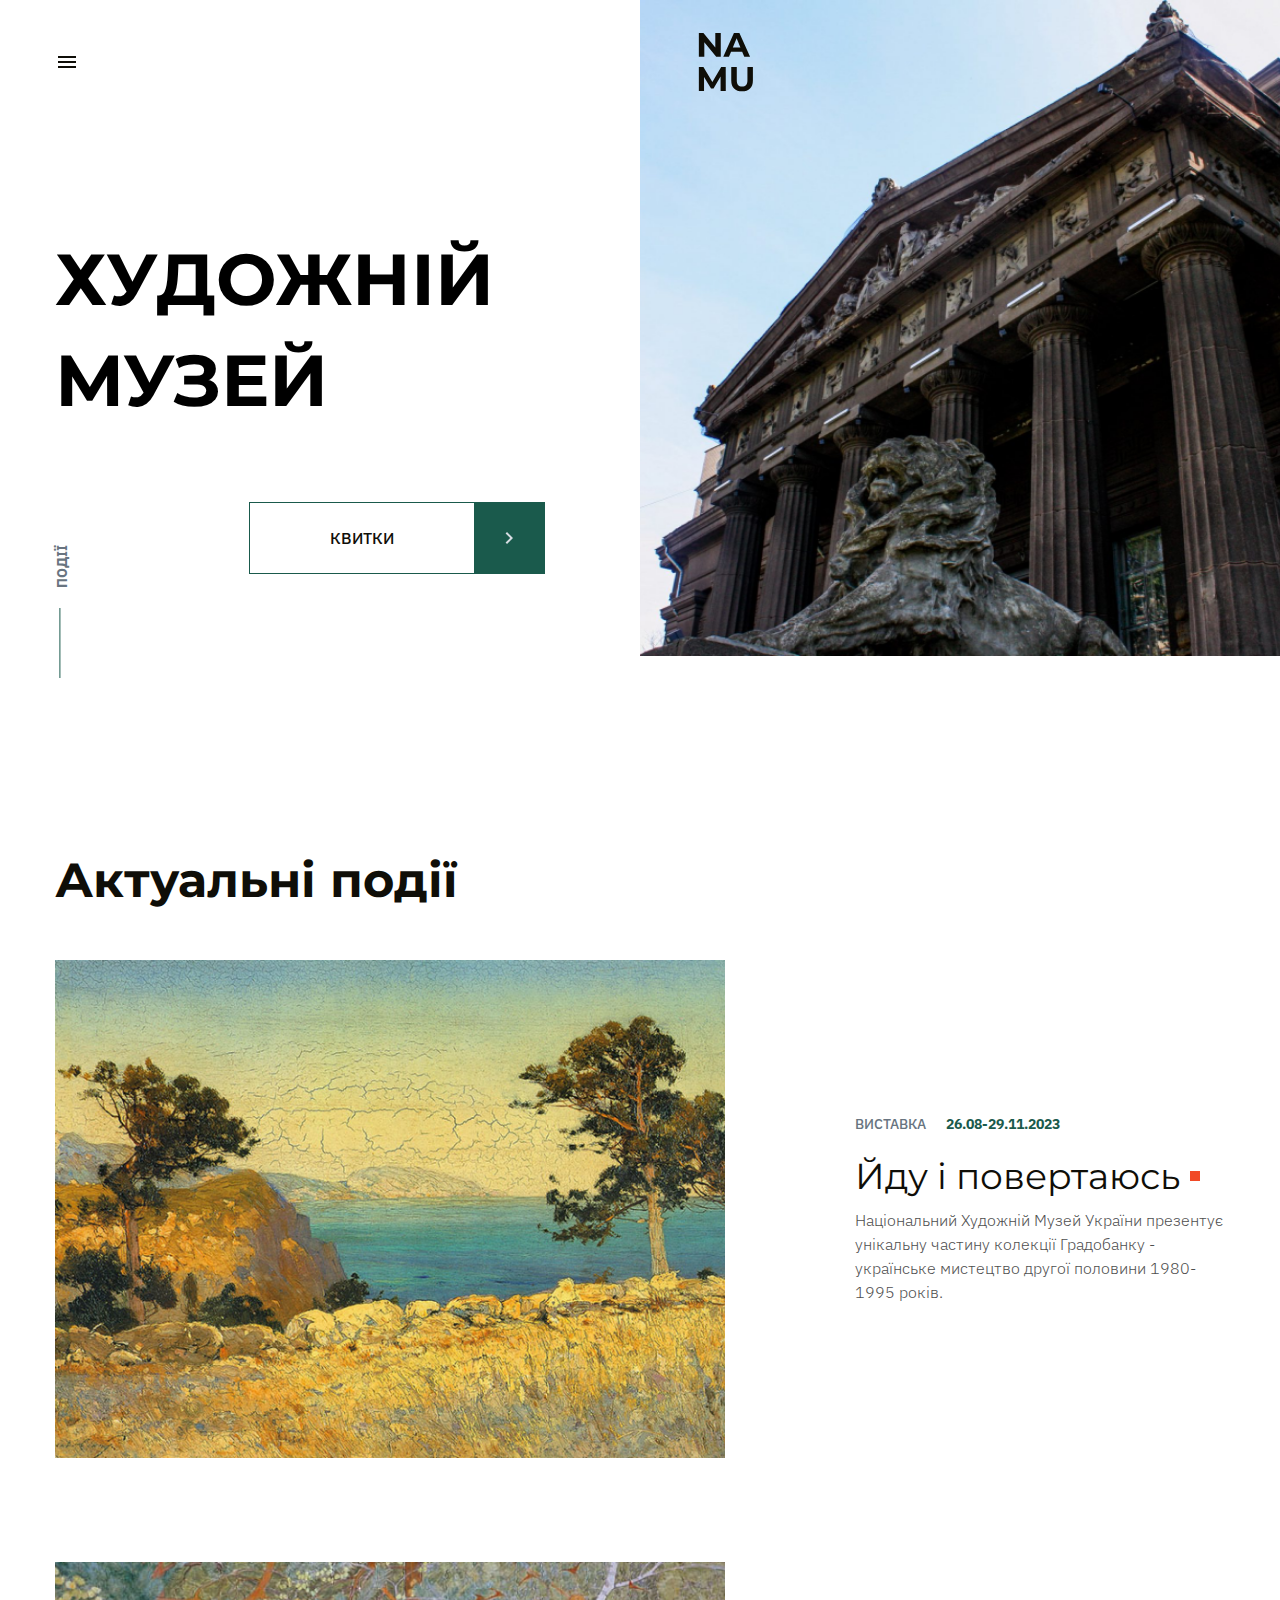
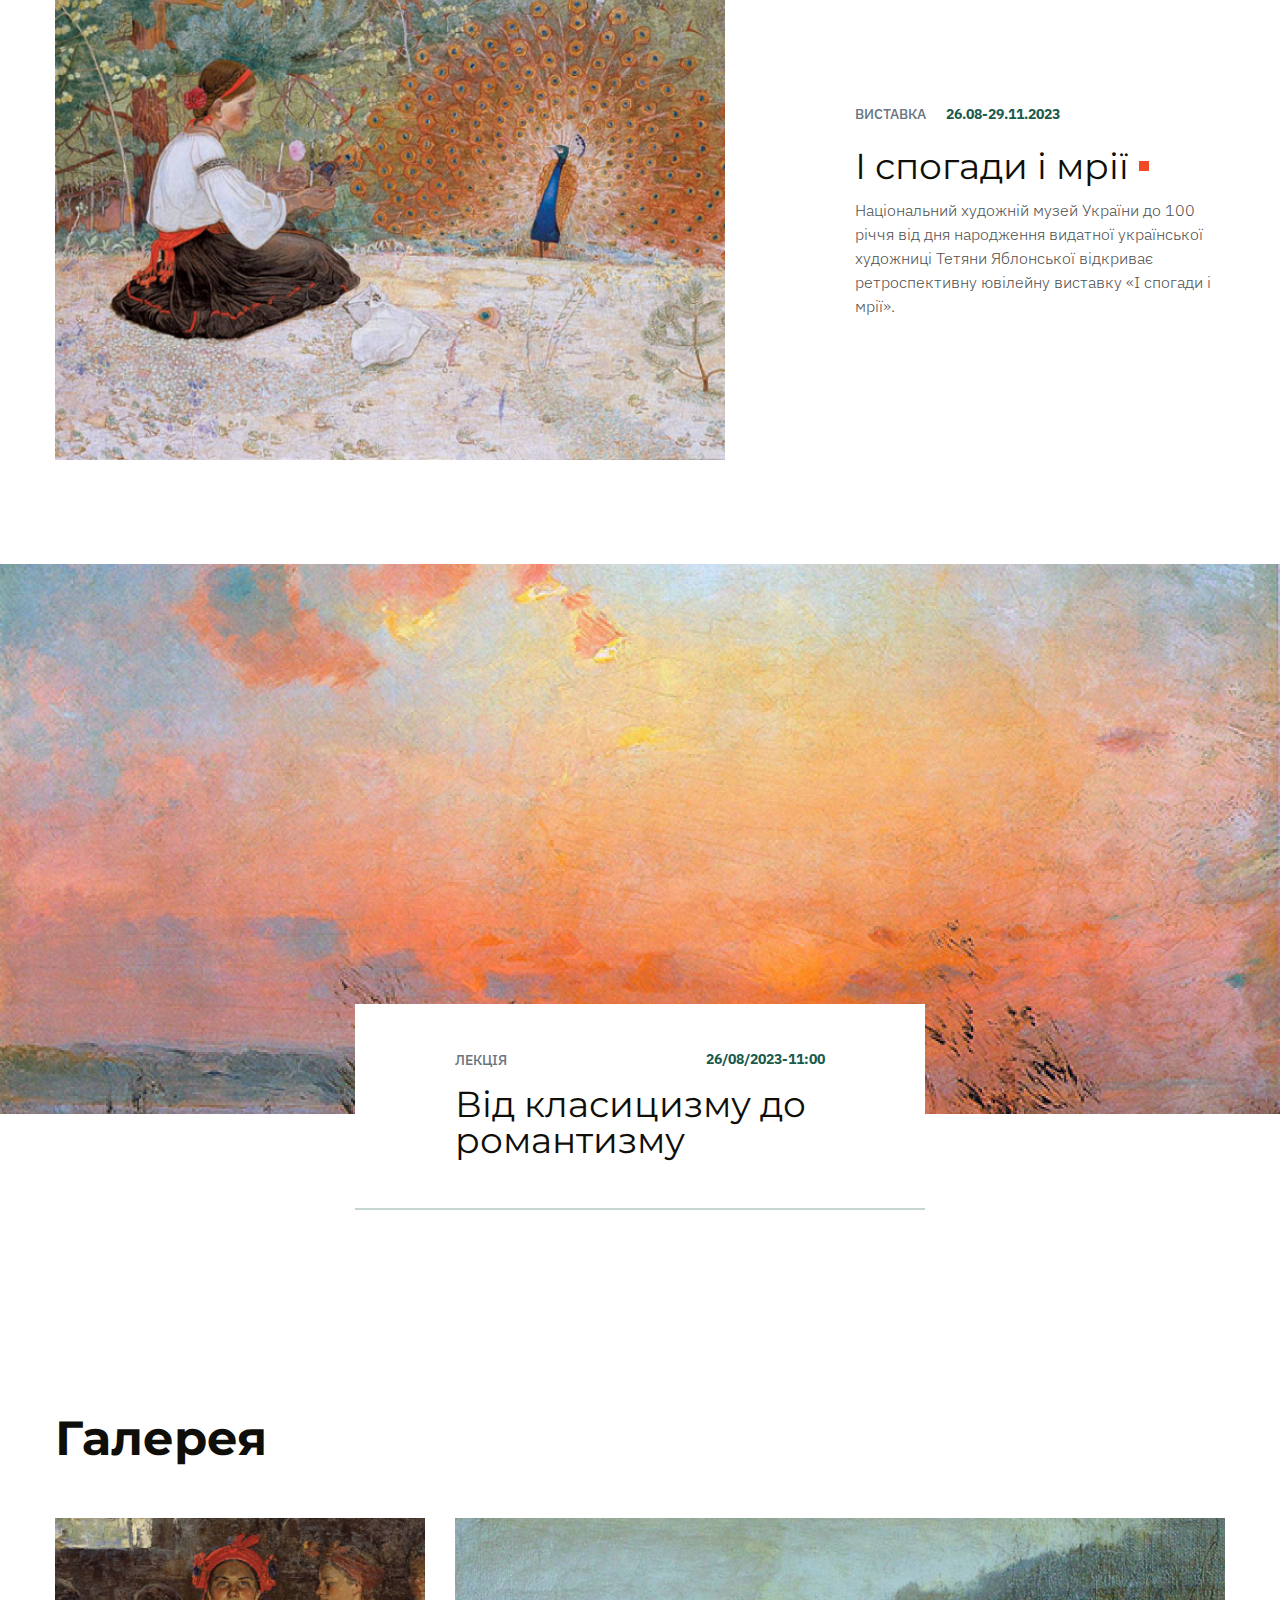
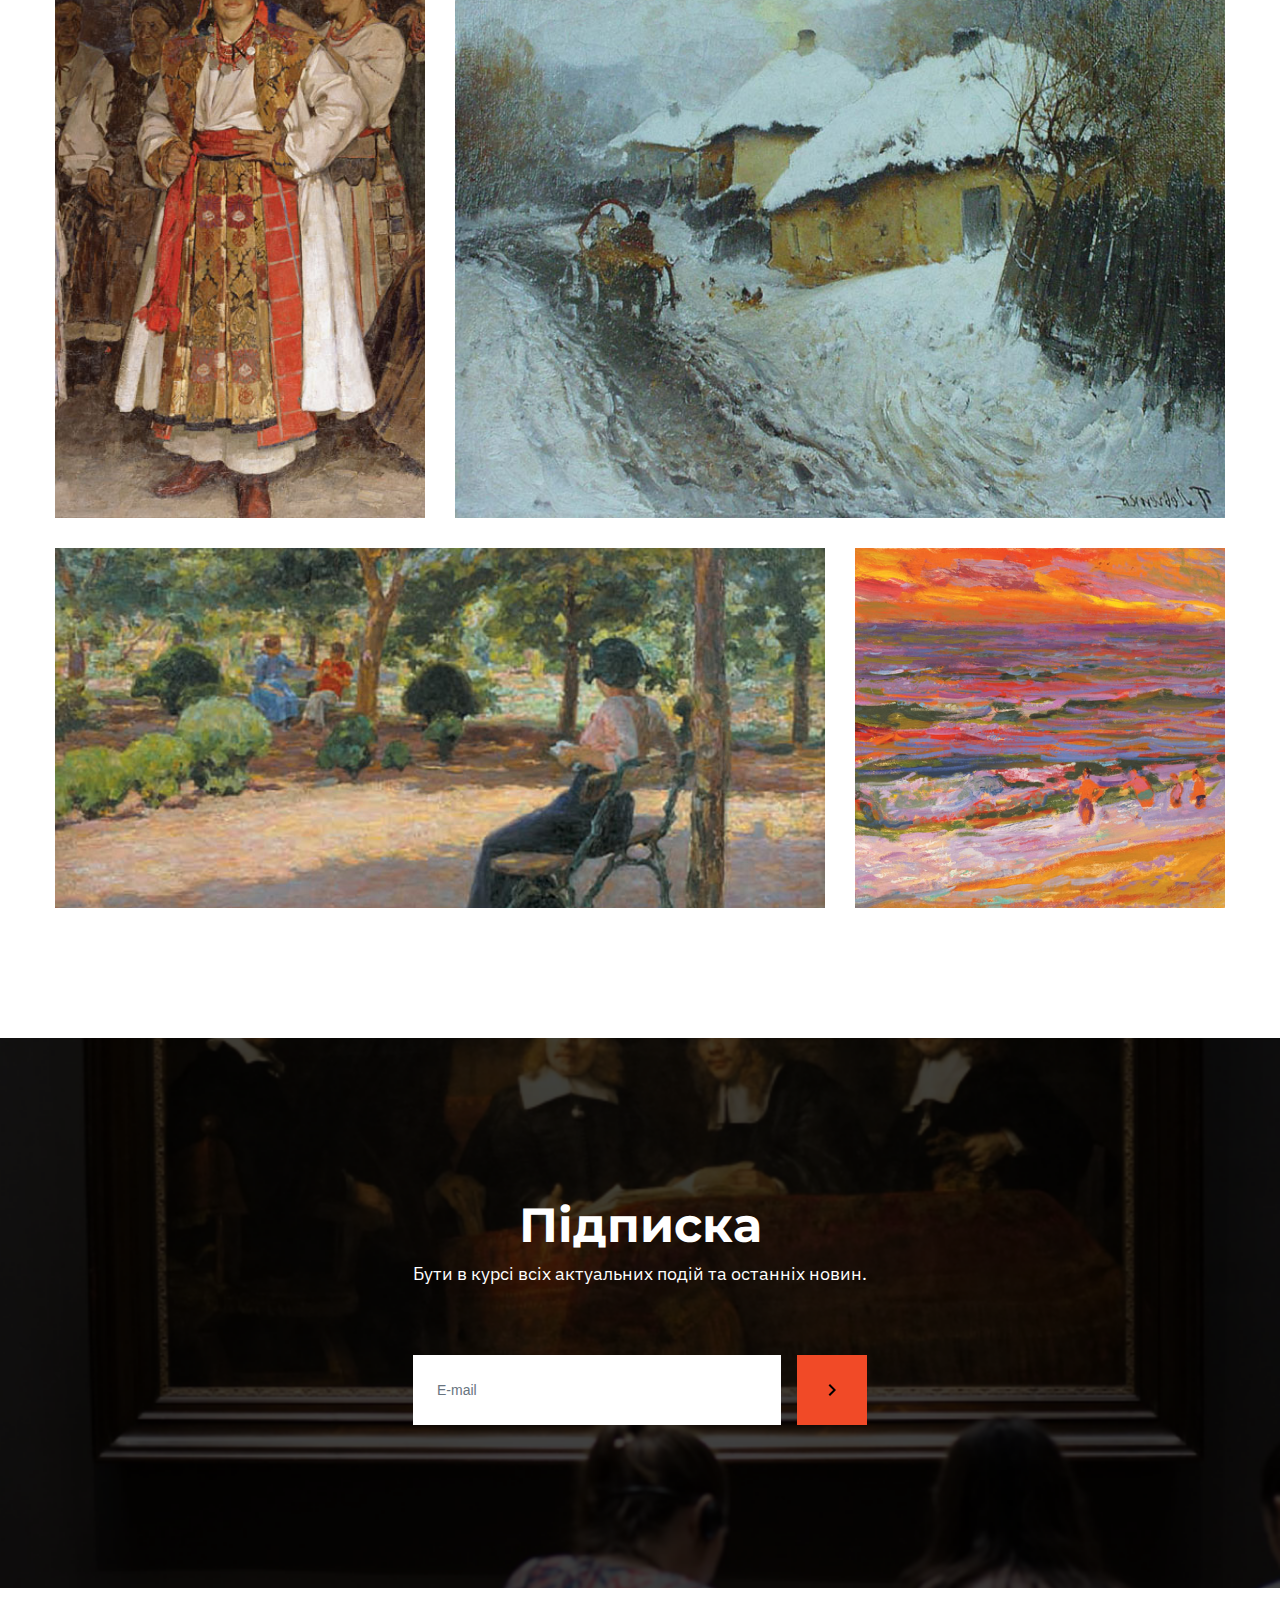
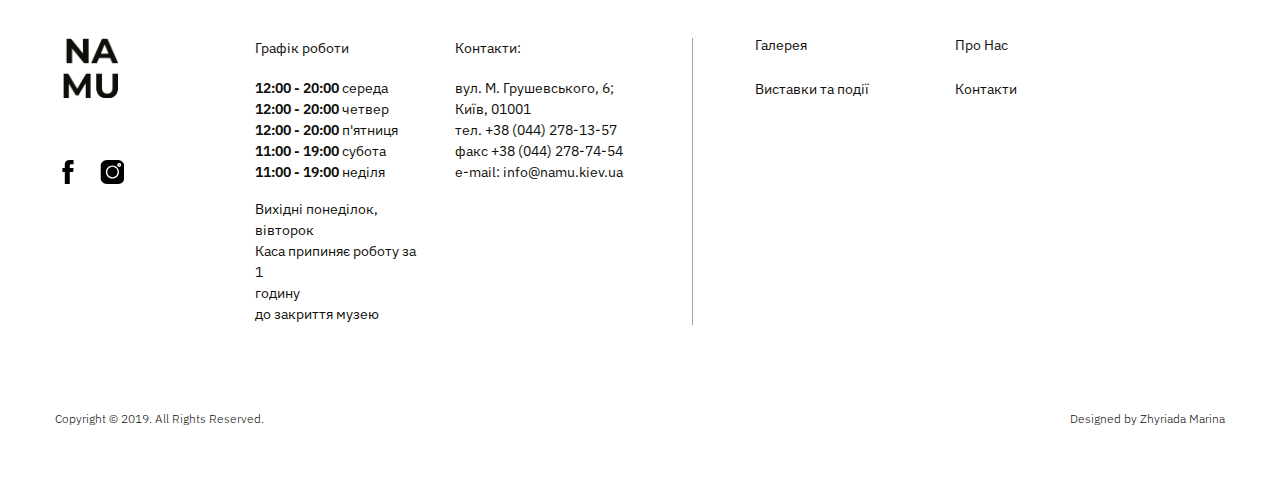
<file: index.html>
<!DOCTYPE html><html class="page" lang="en"><head><meta charset="UTF-8"><meta name="viewport" content="width=device-width, initial-scale=1.0"><link rel="preconnect" href="https://fonts.googleapis.com"><link rel="preconnect" href="https://fonts.gstatic.com" crossorigin="anonymous"><link href="https://fonts.googleapis.com/css2?family=IBM+Plex+Sans:wght@300;400;500;600;700&family=Montserrat:wght@400;700&display=swap" rel="stylesheet"><link rel="shortcut icon" href="NAMU-logo.dfdc687d.svg" type="image/x-icon"><title>NAMU Museum</title><link rel="stylesheet" href="main.1dd17f3a.css"></head><body class="page__body" id="home"> <header class="page__header header" id="header"> <div class="container"> <div class="header__content"> <div class="header__background"></div> <div class="header__top"> <a href="#menu" class="icon icon--menu"></a> <a href="#home" class="logo logo--header"> <img src="NAMU-logo.dfdc687d.svg" alt="NAMU-logo" class="logo__img"> </a> </div> <h1 class="header__title title title--header"> Художній <br> Музей </h1> <div class="header__tickets"> <a href="#events" class="header__link"> Квитки <a href="#events" class="button"> </a> </a> </div> <h3 class="header__subtitle">Події</h3> </div> </div> </header> <aside class="page__menu menu" id="menu"> <div class="container"> <div class="menu__content"> <div class="menu__top"> <a href="#home" class="icon icon--close"></a> <nav class="menu__nav nav"> <ul class="nav__list"> <li class="nav__item"><a href="#gallery" class="nav__link">Галерея</a></li> <li class="nav__item"><a href="#about-us" class="nav__link">Про Нас</a></li> <li class="nav__item"><a href="#events" class="nav__link">Виставки та події</a></li> <li class="nav__item"><a href="#contacts" class="nav__link">Контакти</a></li> </ul> </nav> </div> <div class="info info--menu"> <h5 class="info__title">Графік роботи</h5> <ul class="info__list"> <li class="info__day"><strong class="info__time">12:00 - 20:00 </strong>середа</li> <li class="info__day"><strong class="info__time">12:00 - 20:00 </strong>четвер</li> <li class="info__day"><strong class="info__time">12:00 - 20:00 </strong>п'ятниця</li> <li class="info__day"><strong class="info__time">11:00 - 19:00 </strong>субота</li> <li class="info__day"><strong class="info__time">11:00 - 19:00 </strong>неділя</li> </ul> <p class="info__text"> <strong class="info__time">Вихідні:</strong> понеділок, вівторок<br> Каса припиняє роботу за 1 годину до закриття музею </p> </div> </div> </div> </aside> <main> <section class="page__section events" id="events"> <div class="container"> <h2 class="events__title title">Актуальні події</h2> <div class="events__event event"> <img src="event_1.2461760f.png" alt="event_1" class="event__img"> <div class="event__details"> <div class="event__subtitle"> <h4 class="event__type">Виставка</h4> <p class="event__date">26.08-29.11.2023</p> </div> <h3 class="event__name">Йду і повертаюсь</h3> <p class="event__descr">Національний Художній Музей України презентує унікальну частину колекції Градобанку - українське мистецтво другої половини 1980-1995 років.</p> </div> </div> <div class="events__event event"> <img src="event_2.9ee45205.png" alt="event_2" class="event__img"> <div class="event__details"> <div class="event__subtitle"> <h4 class="event__type">Виставка</h4> <p class="event__date">26.08-29.11.2023</p> </div> <h3 class="event__name">І спогади і мрії</h3> <p class="event__descr">Національний художній музей України до 100 річчя від дня народження видатної української художниці Тетяни Яблонської відкриває ретроспективну ювілейну виставку «І спогади і мрії».</p> </div> </div> </div> <div class="event event--lection"> <div class="event__details event__details--lection"> <div class="event__subtitle event__subtitle--lection"> <h4 class="event__type event__type--lection">Лекція</h4> <p class="event__date">26/08/2023-11:00</p> </div> <h3 class="event__name event__name--lection">Від класицизму до романтизму</h3> </div> </div> </section> <section class="gallery container" id="gallery"> <h2 class="gallery__title title"> Галерея </h2> <div class="gallery__content"> <img src="Gallery painting 1.33dfe520.png" alt="Gallery painting 1" class="gallery__image gallery__image--mobile"> <img src="Gallery painting 2.ef6a9601.png" alt="Gallery painting 2" class="gallery__image gallery__image--mobile"> <img src="Gallery painting 3.6f5abcc7.png" alt="Gallery painting 3" class="gallery__image gallery__image--mobile"> <img src="Gallery painting 4.c2836d3e.png" alt="Gallery painting 4" class="gallery__image gallery__image--mobile"> <img src="Gallery painting 1.33dfe520.png" alt="Gallery painting 1" class="gallery__image gallery__image--mobile"> <img src="Gallery painting 1 desktop.dbff83db.png" alt="Gallery painting 1 desktop" class="gallery__image gallery__image--desktop"> <img src="Gallery painting 2 desktop.19cdad79.png" alt="Gallery painting 2 desktop" class="gallery__image gallery__image--desktop gallery__image--desktop--wide"> <img src="Gallery painting 3 desktop.7569e958.png" alt="Gallery painting 3 desktop" class="gallery__image gallery__image--desktop gallery__image--desktop--wide"> <img src="Gallery painting 4 desktop.71007f7b.png" alt="Gallery painting 4 desktop" class="gallery__image gallery__image--desktop"> </div> <div class="gallery__dots"> <div class="gallery__dot"></div> <div class="gallery__dot"></div> <div class="gallery__dot"></div> <div class="gallery__dot"></div> </div> </section> <section class="page__section subscribe" id="subscribe"> <div class="container"> <div class="subscribe__content"> <h2 class="subscribe__title title title--subscribe">Підписка</h2> <p class="subscribe__descr">Бути в курсі всіх актуальних подій та останніх новин.</p> <form action=" " method="get" class="subscribe__form" id="form"> <label class="subscribe__input-label"> <input type="email" name="email" class="subscribe__form-field" placeholder="E-mail" required> </label> <button type="submit" class="subscribe__button button button--subscribe"> </button> </form> </div> </div> </section> </main> <footer class="footer"> <div class="container"> <div class="footer__content"> <div class="footer__top"> <a href="#home" class="logo"> <img src="NAMU-logo-2x.f7622670.png" alt="NAMU logo" class="logo__img"> </a> <div class="footer__social-links"> <a href="https://www.facebook.com/namu.museum/?locale=uk_UA" class="icon icon--facebook" target="_blank"></a> <a href="https://www.instagram.com/namu.museum/" class="icon icon--instagram" target="_blank"></a> </div> </div> <div class="footer__info info info--footer"> <div class="info__schedule"> <h5 class="info__title">Графік роботи</h5> <ul class="info__list"> <li class="info__day"><strong class="info__time">12:00 - 20:00 </strong>середа</li> <li class="info__day"><strong class="info__time">12:00 - 20:00 </strong>четвер</li> <li class="info__day"><strong class="info__time">12:00 - 20:00 </strong>п'ятниця</li> <li class="info__day"><strong class="info__time">11:00 - 19:00 </strong>субота</li> <li class="info__day"><strong class="info__time">11:00 - 19:00 </strong>неділя</li> </ul> <p class="info__text"> Вихідні понеділок, вівторок<br> Каса припиняє роботу за 1 <br> годину <br>до закриття музею </p> </div> <div class="info__contacts" id="contacts"> <h5 class="info__title">Контакти:</h5> <p class="info__text info__text--footer"> <a href="https://goo.gl/maps/Jpf6zRwcQ84KddSN7" class="info__link" target="_blank"> вул. М. Грушевського, 6; Київ, 01001 </a> <br> тел. <a href="tel:380442781357" class="info__link">+38 (044) 278-13-57</a> <br> факс <a href="tel:380442787454" class="info__link">+38 (044) 278-74-54</a> <br> e-mail: <a href="mailto:info@namu.kiev.ua" class="info__link">info@namu.kiev.ua</a> </p> </div> <a href="#home" class="info__button button button--up"></a> </div> <nav class="footer__nav nav nav--footer"> <ul class="nav__list nav__list--footer"> <li class="nav__item"> <a href="#gallery" class="nav__link nav__link--footer">Галерея</a></li> <li class="nav__item"> <a href="#header" class="nav__link nav__link--footer">Про Нас</a></li> <li class="nav__item"> <a href="#events" class="nav__link nav__link--footer">Виставки та події</a></li> <li class="nav__item"> <a href="#contacts" class="nav__link nav__link--footer">Контакти</a></li> </ul> </nav> <div class="footer__copyright"> <p>Designed by Zhyriada Marina</p> <p>Copyright © 2019. All Rights Reserved.</p> </div> </div> </div> </footer> <script type="text/javascript" src="main.c6776932.js"></script> </body></html>
</file>
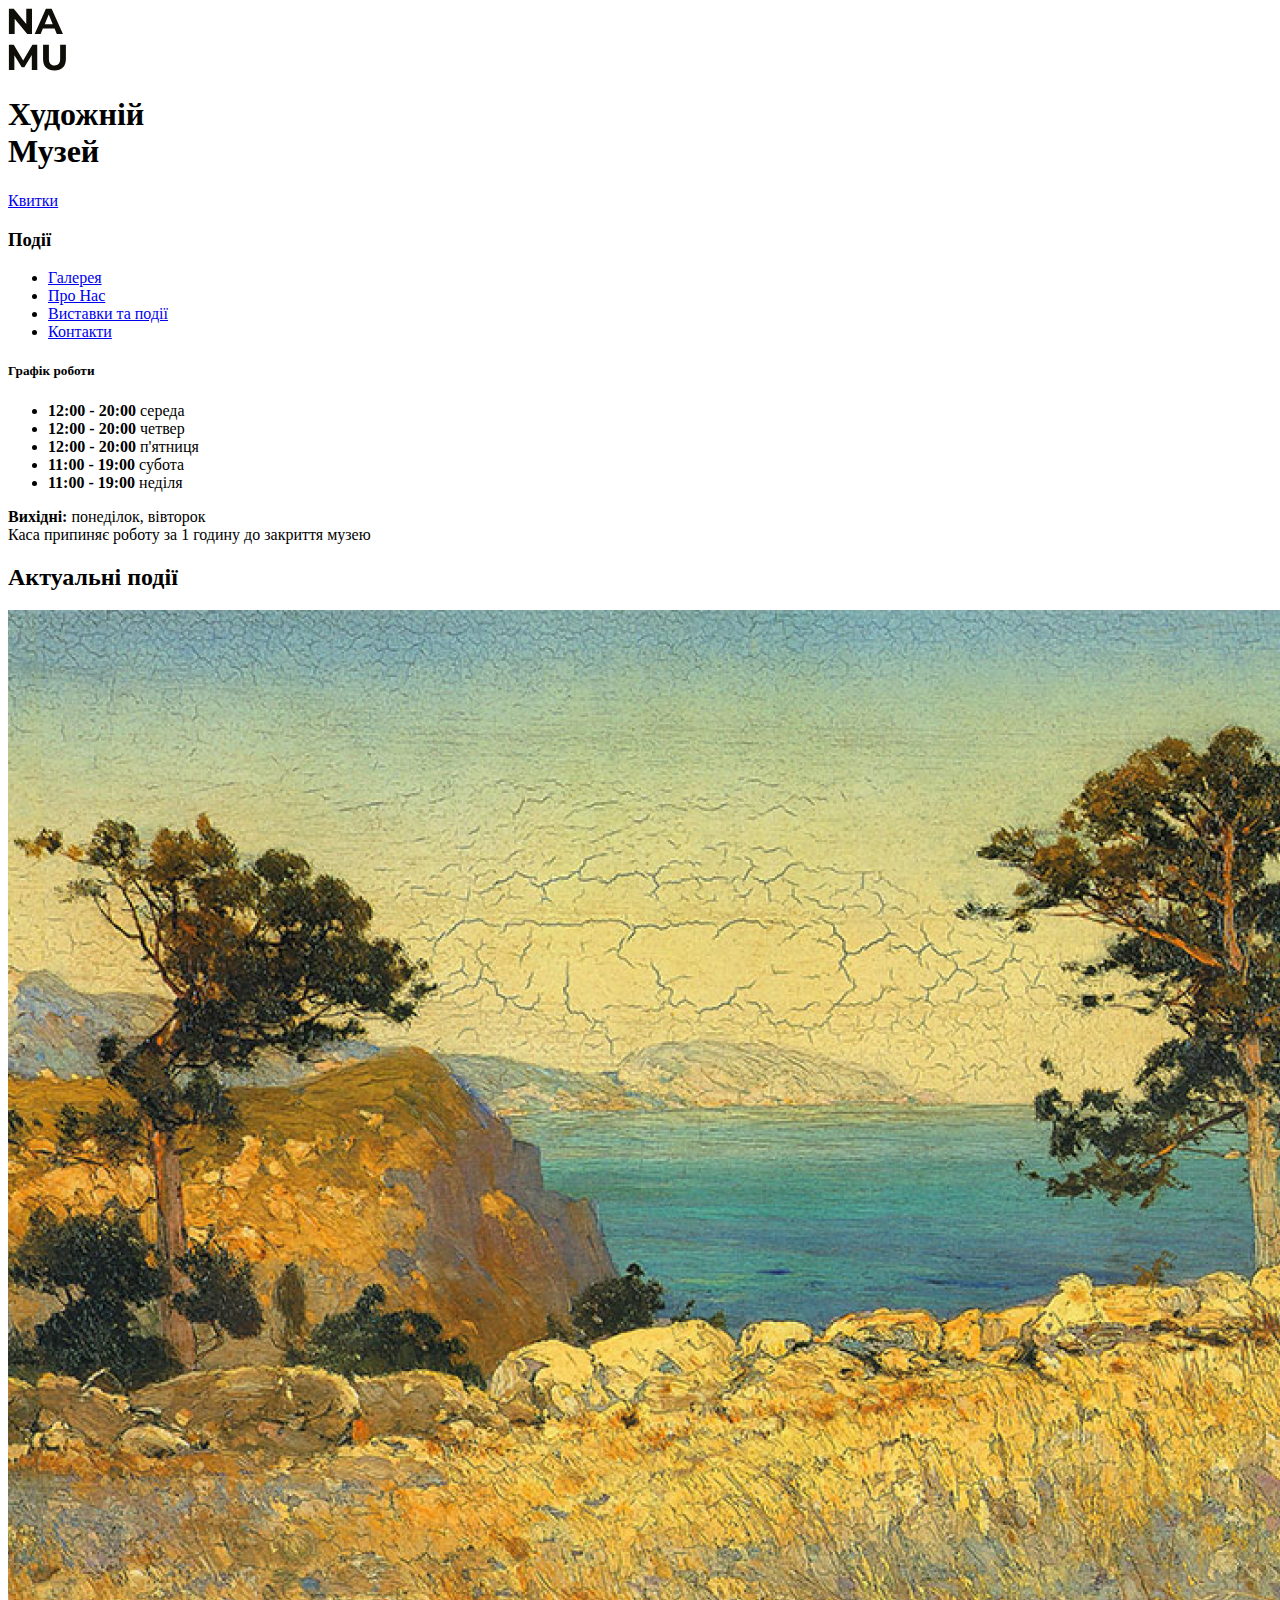
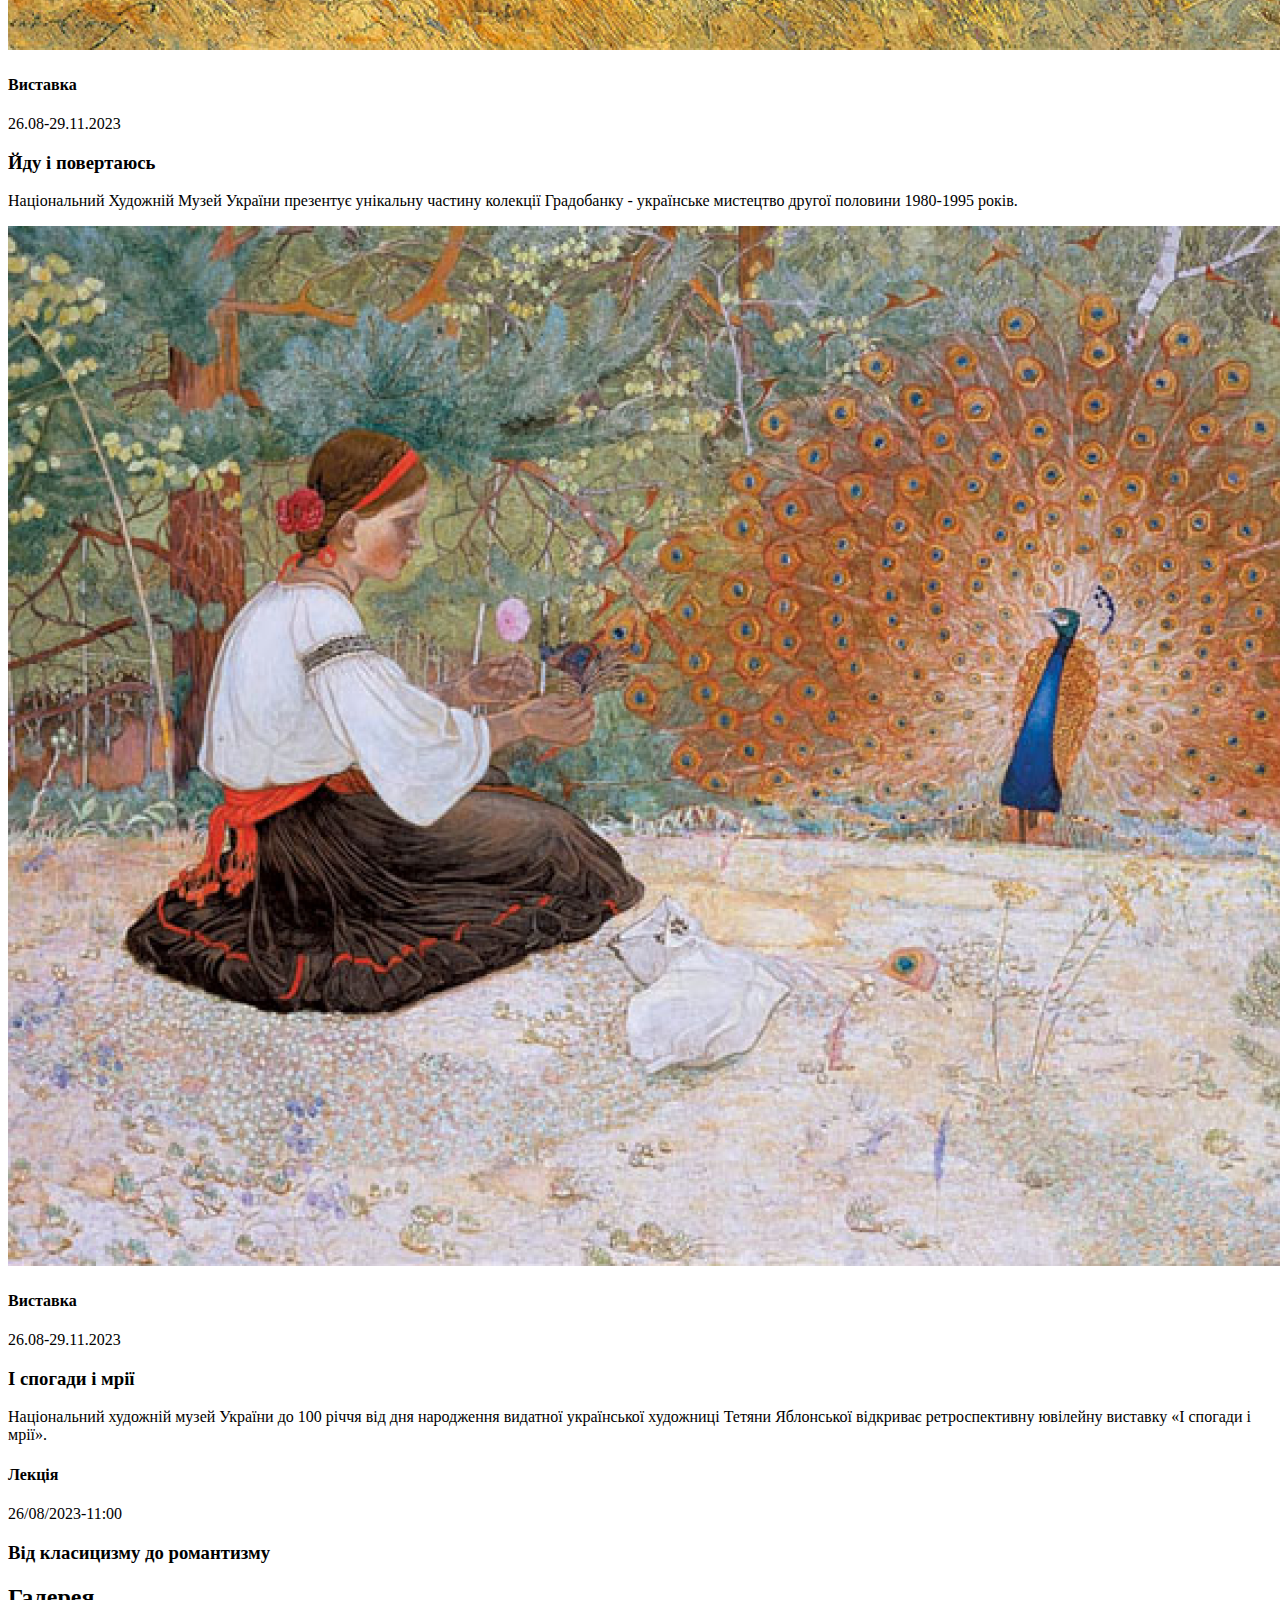
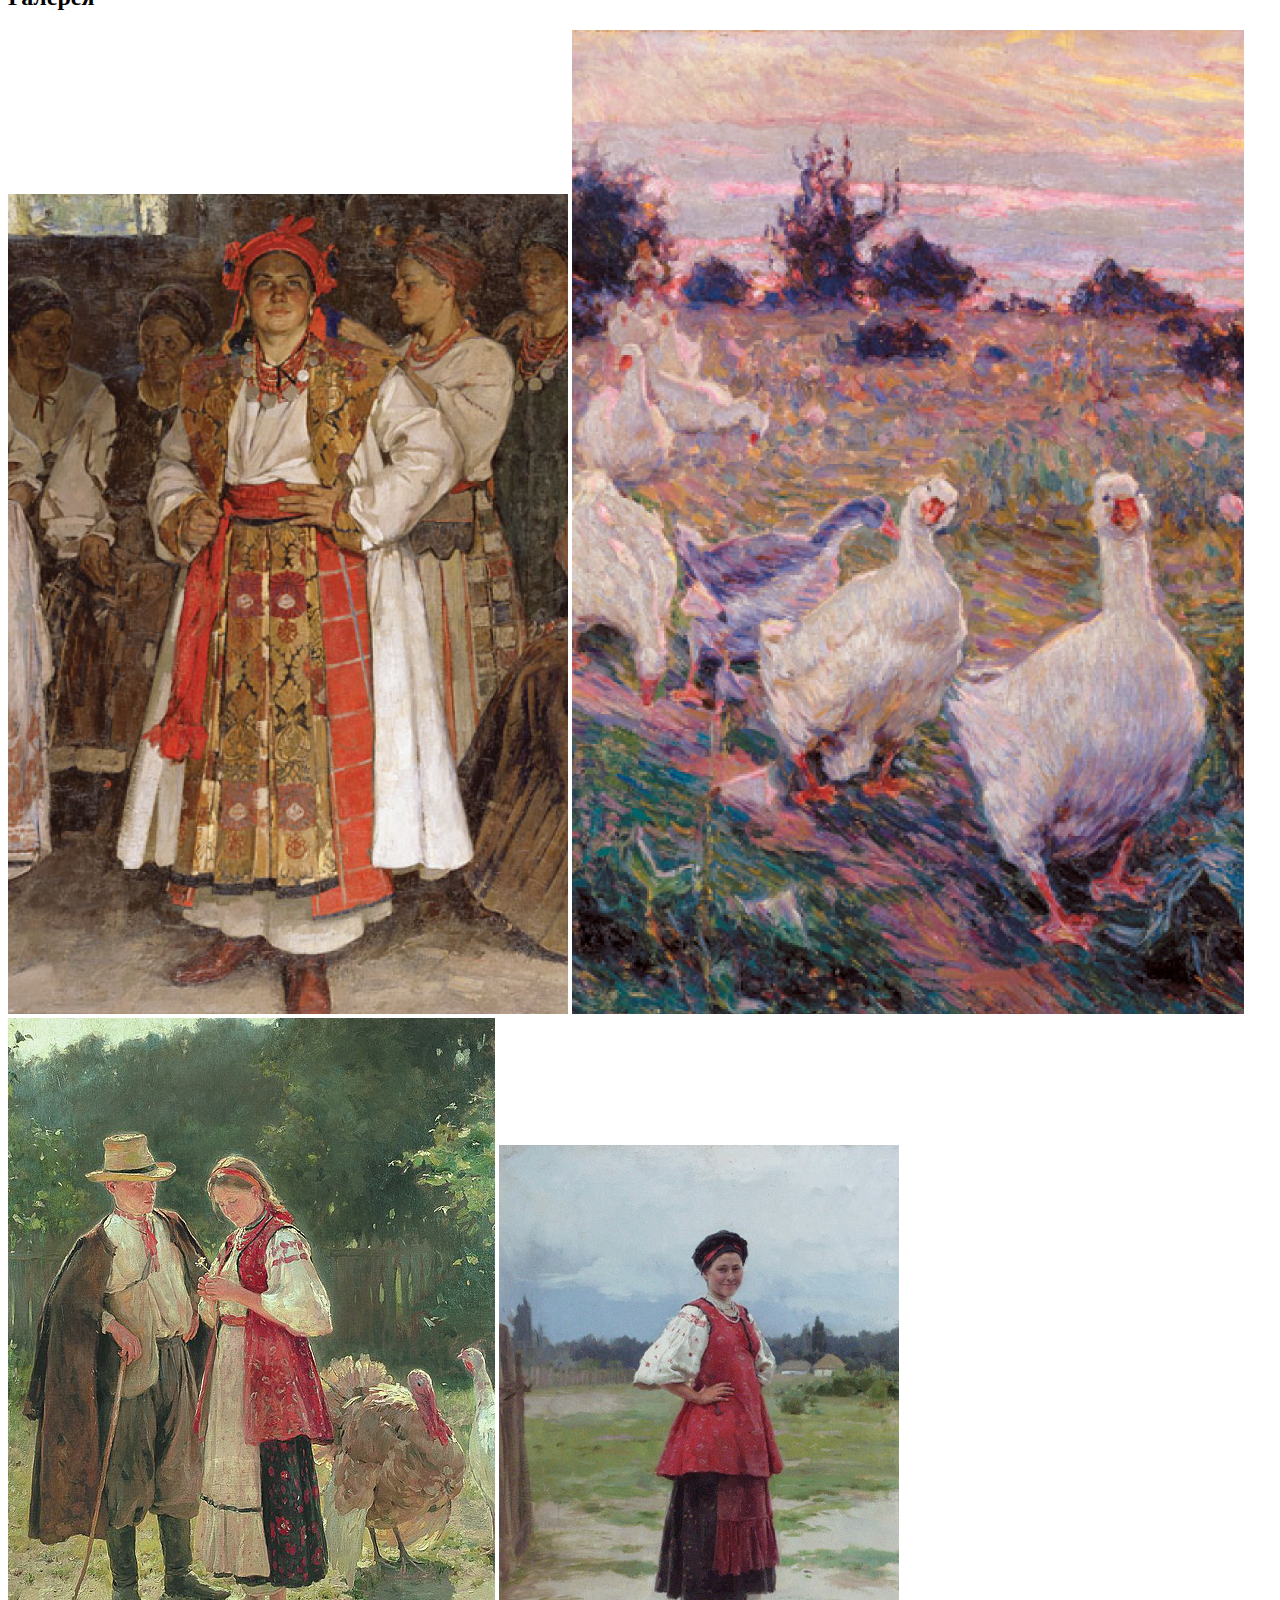
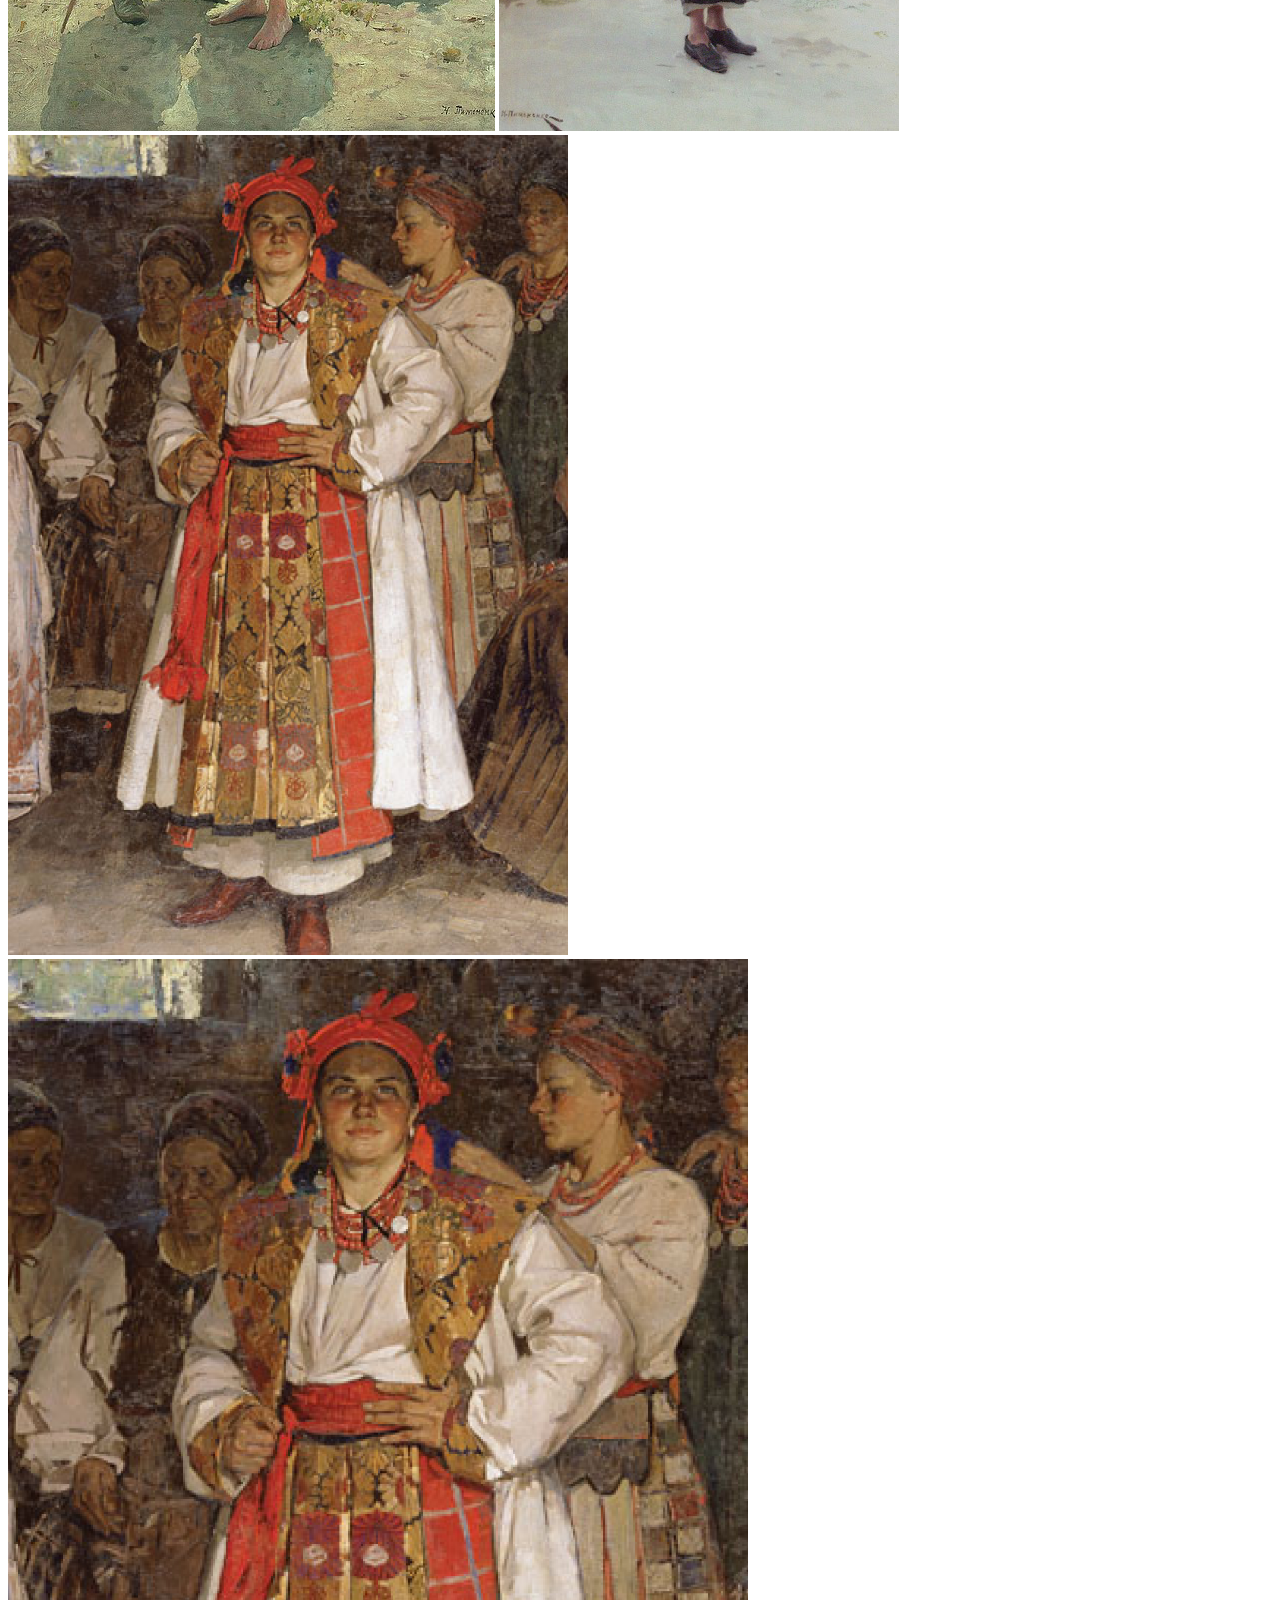
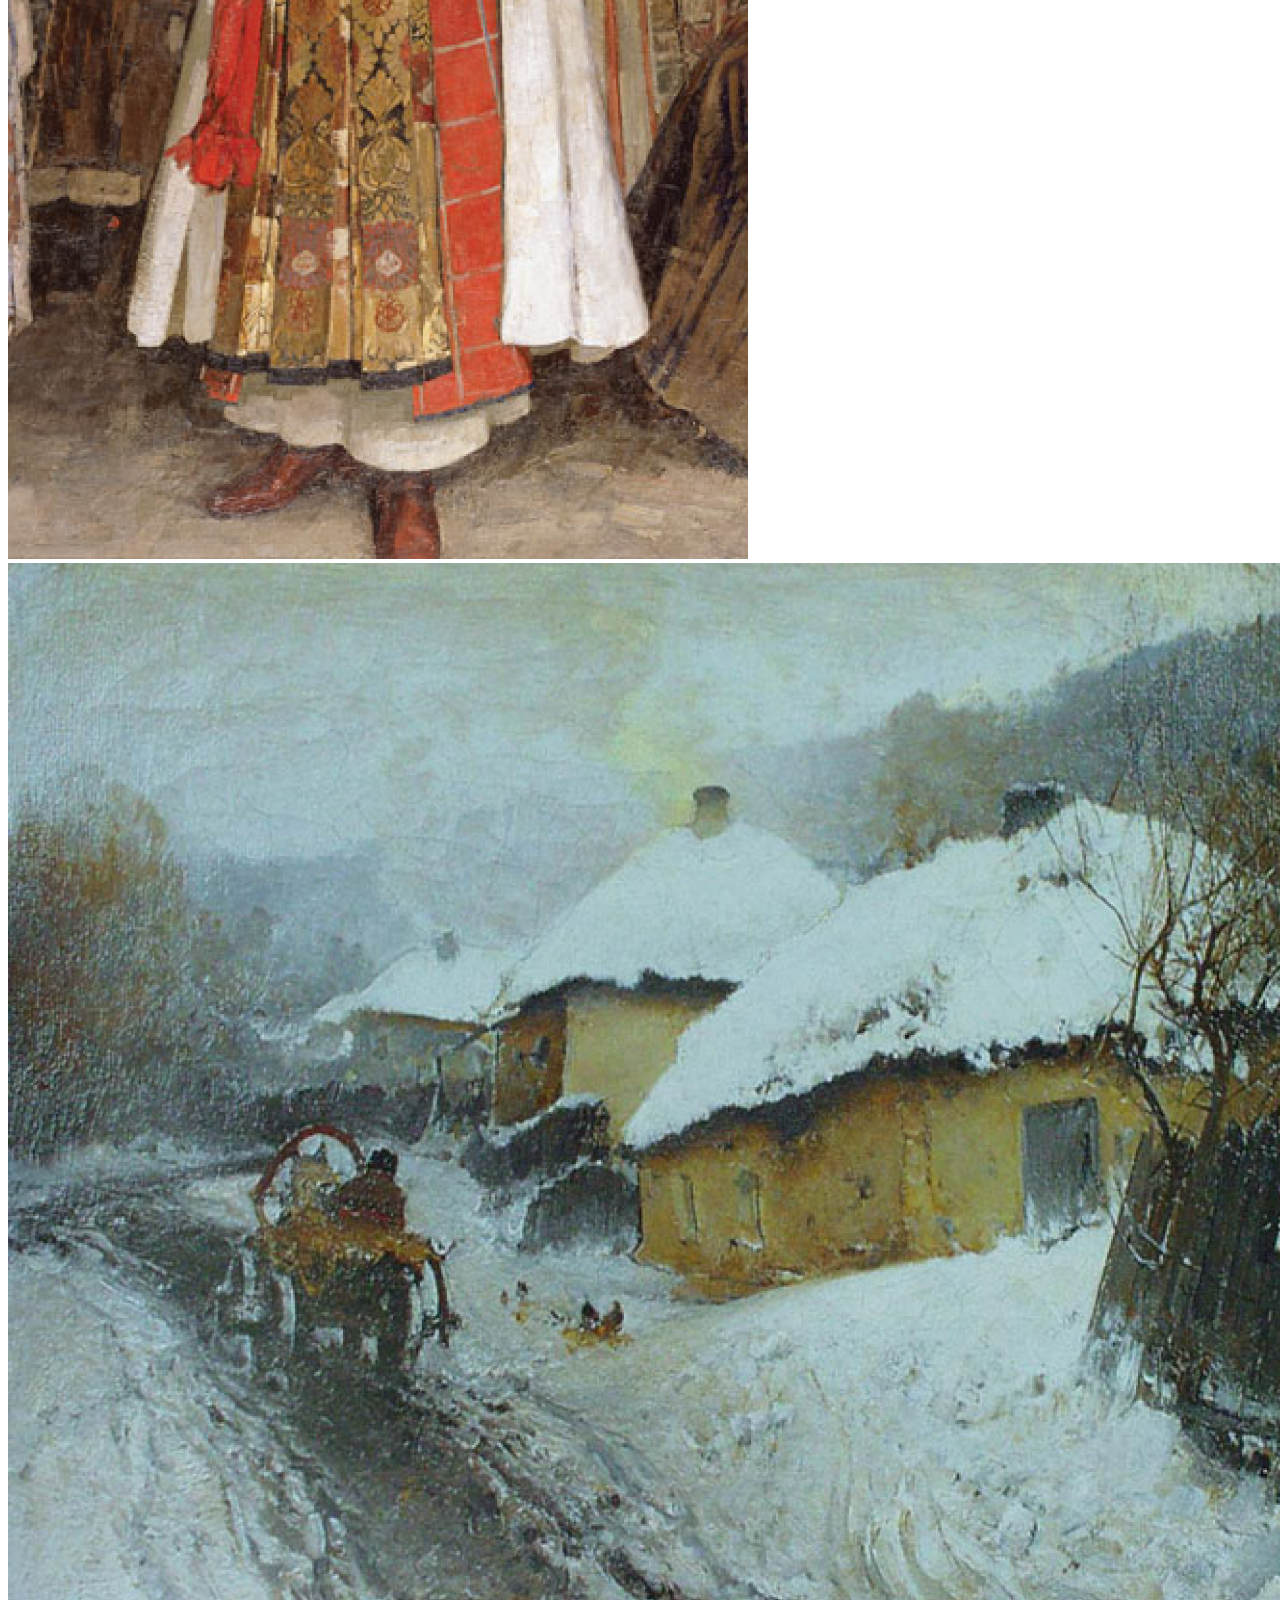
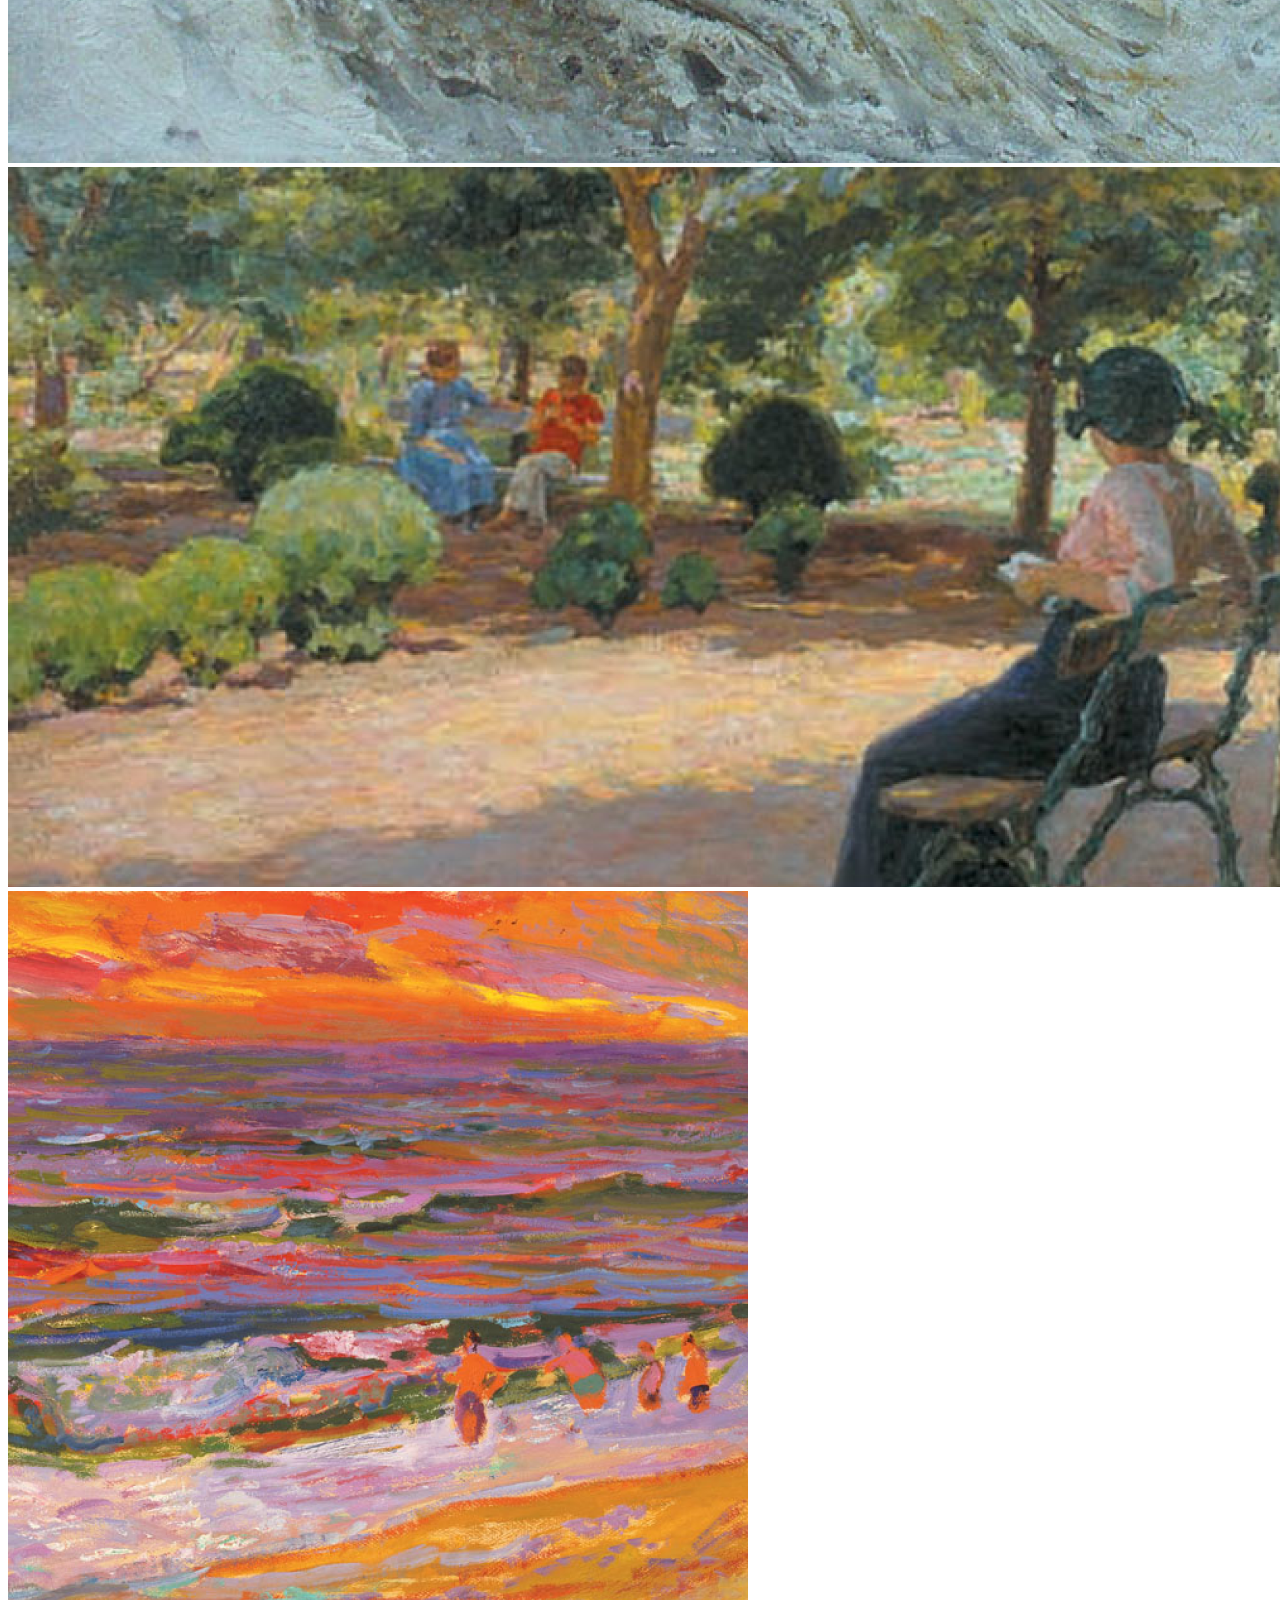
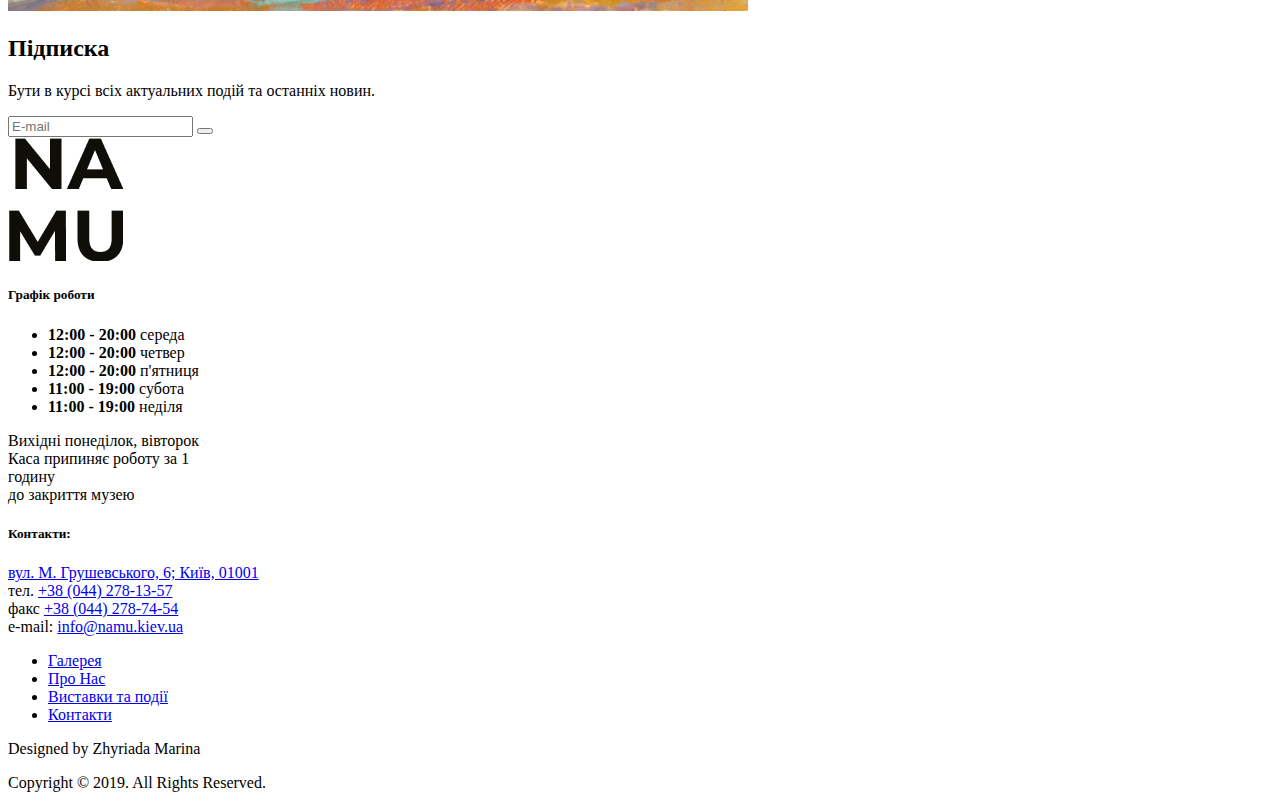
<file: src/index.html>
<!DOCTYPE html>
<html class="page" lang="en">
  <head>
    <meta charset="UTF-8">
    <meta name="viewport" content="width=device-width, initial-scale=1.0">
    <link rel="preconnect" href="https://fonts.googleapis.com">
    <link
      rel="preconnect"
      href="https://fonts.gstatic.com"
      crossorigin="anonymous">
    <link href="https://fonts.googleapis.com/css2?family=IBM+Plex+Sans:wght@300;400;500;600;700&family=Montserrat:wght@400;700&display=swap" rel="stylesheet">
    <link
      rel="shortcut icon"
      href="./images/icons/NAMU-logo.svg"
      type="image/x-icon"
    >
    <title>NAMU Museum</title>
    <link rel="stylesheet" href="./styles/main.scss">
  </head>
  <body class="page__body" id="home">
    <header class="page__header header" id="header">
      <div class="container">
        <div class="header__content">
          <div class="header__background"></div>
          <div class="header__top">
            <a href="#menu" class="icon icon--menu"></a>
            <a href="#home" class="logo logo--header">
              <img
                src="images/icons/NAMU-logo.svg"
                alt="NAMU-logo"
                class="logo__img"
              >
            </a>
          </div>

          <h1 class="header__title title title--header">
            Художній
            <br>
            Музей
          </h1>

          <div class="header__tickets">
            <a href="#events" class="header__link">
              Квитки
              <a href="#events" class="button">
              </a>
            </a>
          </div>
          <h3 class="header__subtitle">Події</h3>
        </div>
      </div>
    </header>

    <aside class="page__menu menu" id="menu">
      <div class="container">
        <div class="menu__content">
          <div class="menu__top">
            <a href="#home" class="icon icon--close"></a>

            <nav class="menu__nav nav">
              <ul class="nav__list">
                <li class="nav__item"><a href="#gallery" class="nav__link">Галерея</a></li>
                <li class="nav__item"><a href="#about-us" class="nav__link">Про Нас</a></li>
                <li class="nav__item"><a href="#events" class="nav__link">Виставки та події</a></li>
                <li class="nav__item"><a href="#contacts" class="nav__link">Контакти</a></li>
              </ul>
            </nav>
          </div>

          <div class="info info--menu">
            <h5 class="info__title">Графік роботи</h5>

            <ul class="info__list">
              <li class="info__day"><strong class="info__time">12:00 - 20:00 </strong>середа</li>
              <li class="info__day"><strong class="info__time">12:00 - 20:00 </strong>четвер</li>
              <li class="info__day"><strong class="info__time">12:00 - 20:00 </strong>п'ятниця</li>
              <li class="info__day"><strong class="info__time">11:00 - 19:00 </strong>субота</li>
              <li class="info__day"><strong class="info__time">11:00 - 19:00 </strong>неділя</li>
            </ul>

            <p class="info__text">
              <strong class="info__time">Вихідні:</strong>
              понеділок, вівторок<br>
              Каса припиняє роботу за 1 годину
              до закриття музею
            </p>
          </div>
        </div>
      </div>
    </aside>

    <main>
      <section class="page__section events" id="events">
        <div class="container">
          <h2 class="events__title title">Актуальні події</h2>

          <div class="events__event event">
            <img
              src="../src/images/event_1.png"
              alt="event_1"
              class="event__img"
            >

            <div class="event__details">
              <div class="event__subtitle">
                <h4 class="event__type">Виставка</h4>
                <p class="event__date">26.08-29.11.2023</p>
              </div>

              <h3 class="event__name">Йду і повертаюсь</h3>
              <p class="event__descr">Національний Художній Музей України презентує унікальну частину колекції Градобанку - українське мистецтво другої половини 1980-1995 років.</p>
            </div>
          </div>

          <div class="events__event event">
            <img
              src="../src/images/event_2.png"
              alt="event_2"
              class="event__img"
            >

            <div class="event__details">
              <div class="event__subtitle">
                <h4 class="event__type">Виставка</h4>
                <p class="event__date">26.08-29.11.2023</p>
              </div>

              <h3 class="event__name">І спогади і мрії</h3>
              <p class="event__descr">Національний художній музей України до 100 річчя від дня народження   видатної української художниці  Тетяни Яблонської  відкриває ретроспективну ювілейну виставку «І спогади і мрії».</p>
            </div>
          </div>
        </div>

        <div class="event event--lection">
          <div class="event__details event__details--lection">
            <div class="event__subtitle event__subtitle--lection">
              <h4 class="event__type event__type--lection">Лекція</h4>
              <p class="event__date">26/08/2023-11:00</p>
            </div>

            <h3 class="event__name event__name--lection">Від класицизму до романтизму</h3>
          </div>
        </div>
      </section>

      <section class="gallery container" id="gallery">
        <h2 class="gallery__title title">
          Галерея
        </h2>

        <div class="gallery__content">
          <img
            src="images/gallery/Gallery painting 1.png"
            alt="Gallery painting 1"
            class="gallery__image gallery__image--mobile"
          >

          <img
            src="images/gallery/Gallery painting 2.png"
            alt="Gallery painting 2"
            class="gallery__image gallery__image--mobile"
          >

          <img
            src="images/gallery/Gallery painting 3.png"
            alt="Gallery painting 3"
            class="gallery__image gallery__image--mobile"
          >

          <img
            src="images/gallery/Gallery painting 4.png"
            alt="Gallery painting 4"
            class="gallery__image gallery__image--mobile"
          >

          <img
            src="images/gallery/Gallery painting 1.png"
            alt="Gallery painting 1"
            class="gallery__image gallery__image--mobile"
          >

          <img
            src="images/gallery/Gallery painting 1 desktop.png"
            alt="Gallery painting 1 desktop"
            class="gallery__image gallery__image--desktop"
          >
          <img
            src="images/gallery/Gallery painting 2 desktop.png"
            alt="Gallery painting 2 desktop"
            class="gallery__image gallery__image--desktop gallery__image--desktop--wide"
          >

          <img
            src="images/gallery/Gallery painting 3 desktop.png"
            alt="Gallery painting 3 desktop"
            class="gallery__image gallery__image--desktop gallery__image--desktop--wide"
          >

          <img
            src="images/gallery/Gallery painting 4 desktop.png"
            alt="Gallery painting 4 desktop"
            class="gallery__image gallery__image--desktop"
          >
        </div>

        <div class="gallery__dots">
          <div class="gallery__dot"></div>
          <div class="gallery__dot"></div>
          <div class="gallery__dot"></div>
          <div class="gallery__dot"></div>
        </div>
      </section>

      <section class="page__section subscribe" id="subscribe">
        <div class="container">
          <div class="subscribe__content">
            <h2 class="subscribe__title title title--subscribe">Підписка</h2>
            <p class="subscribe__descr">Бути в курсі всіх актуальних подій та останніх новин.</p>

            <form
              action=" "
              method="get"
              class="subscribe__form"
              id="form"
            >
              <label class="subscribe__input-label">
                <input
                  type="email"
                  name="email"
                  class="subscribe__form-field"
                  placeholder="E-mail"
                  required
                >
              </label>
              <button
                type="submit"
                class="subscribe__button button button--subscribe">
              </button>
            </form>
          </div>
        </div>
      </section>
    </main>

    <footer class="footer">
      <div class="container">
        <div class="footer__content">
          <div class="footer__top">
            <a href="#home" class="logo">
              <img
                src="./images/icons/NAMU-logo-2x.png"
                alt="NAMU logo"
                class="logo__img "
              >
            </a>

            <div class="footer__social-links">
              <a
                href="https://www.facebook.com/namu.museum/?locale=uk_UA"
                class="icon icon--facebook"
                target="_blank"
              ></a>
              <a
                href="https://www.instagram.com/namu.museum/"
                class="icon icon--instagram"
                target="_blank"
              ></a>
            </div>
          </div>

          <div class="footer__info info info--footer">
            <div class="info__schedule">
              <h5 class="info__title">Графік роботи</h5>

              <ul class="info__list">
                <li class="info__day"><strong class="info__time">12:00 - 20:00 </strong>середа</li>
                <li class="info__day"><strong class="info__time">12:00 - 20:00 </strong>четвер</li>
                <li class="info__day"><strong class="info__time">12:00 - 20:00 </strong>п'ятниця</li>
                <li class="info__day"><strong class="info__time">11:00 - 19:00 </strong>субота</li>
                <li class="info__day"><strong class="info__time">11:00 - 19:00 </strong>неділя</li>
              </ul>
              <p class="info__text">
                Вихідні понеділок, вівторок<br>
                Каса припиняє роботу за 1
                <br>
                годину
                <br>до закриття музею
              </p>
            </div>

            <div class="info__contacts" id="contacts">
              <h5 class="info__title">Контакти:</h5>
              <p class="info__text info__text--footer">
                <a
                  href="https://goo.gl/maps/Jpf6zRwcQ84KddSN7"
                  class="info__link"
                  target="_blank"
                >
                вул. М. Грушевського, 6; Київ, 01001
                </a>
                <br>
                тел.
                <a href="tel:380442781357" class="info__link">+38 (044) 278-13-57</a>
                <br>
                факс
                <a href="tel:380442787454" class="info__link">+38 (044) 278-74-54</a>
                <br>
                e-mail:
                <a href="mailto:info@namu.kiev.ua" class="info__link">info@namu.kiev.ua</a>
              </p>
            </div>
            <a
              href="#home"
              class="info__button button button--up"
            ></a>
          </div>

          <nav class="footer__nav nav nav--footer">
            <ul class="nav__list nav__list--footer">
              <li class="nav__item"> <a href="#gallery" class="nav__link nav__link--footer">Галерея</a></li>
              <li class="nav__item"> <a href="#header" class="nav__link nav__link--footer">Про Нас</a></li>
              <li class="nav__item"> <a href="#events" class="nav__link nav__link--footer">Виставки та події</a></li>
              <li class="nav__item"> <a href="#contacts" class="nav__link nav__link--footer">Контакти</a></li>
            </ul>
          </nav>

          <div class="footer__copyright">
            <p>Designed by Zhyriada Marina</p>
            <p>Copyright © 2019. All Rights Reserved.</p>
          </div>
        </div>
      </div>
    </footer>
    <script type="text/javascript" src="scripts/main.js"></script>
  </body>
</html>
</file>
<file: main.1dd17f3a.css>
.title{font-family:Montserrat,sans-serif;font-weight:700}.event__type,.header__subtitle{color:#687480;font-weight:500;font-size:16px;line-height:16px;text-transform:uppercase;margin:0}@media (min-width:640px){.event__type,.header__subtitle{font-size:14px;line-height:14px}}.info__list,.nav__list{list-style:none;margin:0;padding:0}.page{font-family:IBM Plex Sans,sans-serif;color:#0f0e08;scroll-behavior:smooth}.page__body{margin:0;position:relative}.page__body:before{content:"";position:absolute;pointer-events:none;top:0;left:0;width:100%;height:100%;background-color:#000;visibility:visible;opacity:0;transition:opacity .2s ease-in}.page__body--open-menu{overflow:hidden}.page__body--open-menu:before{opacity:.5}.page__header{margin-bottom:70px}@media (min-width:640px){.page__header{margin-bottom:88px}}@media (min-width:1280px){.page__header{margin-bottom:200px}}.page__menu{position:fixed;top:0;right:0;left:0;opacity:0;pointer-events:none;transition:all .4s ease-in-out;transform:translate(-100%)}.page__menu:target{opacity:1;transform:translateX(0);pointer-events:all}.page__section:not(:last-child){margin-bottom:100px}.page__section:first-child{margin-bottom:200px}@media (min-width:1280px){.page__section:first-child{margin-bottom:300px}}.container{margin:0 auto;max-width:1170px;padding:0 20px}@media (min-width:640px){.container{padding:0 34px}}@media (min-width:1280px){.container{padding:0 54px}}.header{position:relative}@media (min-width:640px){.header__content{display:grid;column-gap:20px;grid-template-columns:repeat(2,1fr);height:384px}}@media (min-width:640px) and (min-width:640px){.header__content{column-gap:30px;grid-template-columns:repeat(6,1fr)}}@media (min-width:640px) and (min-width:1280px){.header__content{grid-template-columns:repeat(12,1fr)}}@media (min-width:1280px){.header__content{height:656px}}.header__background{background:50%/cover no-repeat url(header_background-image-2x.93819dc3.png);width:100%;height:300px;position:absolute;left:0;right:0;z-index:-1}@media (min-width:640px){.header__background{height:100%;width:auto;left:50%}}.header__top{display:flex;align-items:center;justify-content:center;position:relative;padding-top:8px}@media (min-width:640px){.header__top{grid-column:1/-1;padding-top:15px}}.header__title{padding-top:250px}@media (min-width:640px){.header__title{grid-column:1/4;padding-top:40px}}@media (min-width:1280px){.header__title{grid-column:1/6;padding-top:120px}}.header__tickets{display:flex;align-items:center;margin:20px auto 0;width:min-content;height:min-content;border:1px solid #1a5a4c;pointer-events:all;cursor:pointer;transition:all .4s ease-in-out}@media (min-width:640px){.header__tickets{grid-column:1/4;margin:38px 0 0}}@media (min-width:1280px){.header__tickets{grid-column:3/6}}.header__tickets:hover{color:#fff;background-color:#1a5a4c}.header__link{display:block;color:#0f0e08;font-weight:500;font-size:16px;line-height:100%;text-decoration:none;text-align:center;padding:16px 80px;text-transform:uppercase}.header__subtitle{font-weight:700;display:none;position:relative;width:max-content;transform-origin:top left;transform:rotate(-90deg) translate(20px)}.header__subtitle:before{content:"";width:70px;height:1px;position:absolute;top:10%;right:100%;transform:translateY(-60%);background-color:#1a5a4c;margin-right:20px}@media (min-width:1280px){.header__subtitle{display:block;grid-column:1}}.title{font-size:36px;line-height:36px;text-align:center;margin:0}@media (min-width:640px){.title{text-align:left;font-size:48px;line-height:100%}}.title--header{font-size:45px;line-height:100%;color:#000;text-transform:uppercase}@media (min-width:640px){.title--header{font-size:54px;line-height:120%}}@media (min-width:1280px){.title--header{font-size:72px;line-height:140%}}.title--subscribe{color:#fff;text-align:center}.icon{display:inline-block;width:24px;height:24px;background-repeat:no-repeat;background-position:50%;cursor:pointer;transition:transform .4s ease-in-out}.icon:hover{transform:scale(.9)}.icon--menu{background-image:url(icon-burger-menu.66a5a282.svg);position:absolute;left:0}.icon--close{background-image:url(icon-menu-close.39a86623.svg)}.icon--facebook{background-image:url(facebook-icon.4fa6bc73.svg)}.icon--instagram{background-image:url(instagram-icon.d6d2a91a.svg)}.logo{width:max-content}@media (min-width:640px){.logo--header{width:200px;transform:translate(50%)}}@media (min-width:1280px){.logo--header{width:170px}}.logo__img{width:55px;height:60px;display:block;margin:0 auto;pointer-events:all;cursor:pointer;transition:transform .4s ease-in-out}.logo__img:hover{transform:scale(.9)}.button{width:50px;height:50px;background-color:#1a5a4c;background-image:url(header_link_arrow_right.f097cbe5.svg);background-position:50%;background-repeat:no-repeat}@media (min-width:640px){.button{width:70px;height:70px}}.button--subscribe{background-color:#f14a27;background-image:url(btn-arrow_right-black.6c44df1e.svg);cursor:pointer;transition:background-color .4s ease-in-out}.button--subscribe:hover{background-color:#c63c1d}.button--up{background-image:url(btn_arrow-up.04ce39d1.svg);border:1px solid #1a5a4c;background-color:#fff;border-radius:50%}@media (min-width:640px){.button--up{display:none}}.menu{height:400px;color:#fff;background-color:#1a5a4c;z-index:2}@media (min-width:640px){.menu{height:auto}}.menu__content{padding-top:26px}@media (min-width:640px){.menu__content{padding-top:40px;display:flex}}.menu__top{display:flex;gap:28px;margin-bottom:24px}@media (min-width:640px){.menu__top{width:50%}}@media (min-width:640px){.menu__nav{margin:0 auto}}.nav{font-weight:500;font-size:16px;line-height:100%}.nav--footer{font-weight:400;font-size:14px;line-height:14px;color:#0f0e08}.nav__list{display:grid;grid-template-columns:repeat(2,100px);column-gap:28px;row-gap:24px}@media (min-width:640px){.nav__list{column-gap:20px}}@media (min-width:1280px){.nav__list{gap:30px}}.nav__list--footer{grid-template-columns:repeat(2,1fr)}.nav__link{text-decoration:none;color:#fff;position:relative}.nav__link:after{content:"";display:block;position:absolute;width:100%;height:1px;background-color:#0f0e08;transition:transform .3s;transform:scale(0);transform-origin:center}.nav__link:hover:after{transform:scale(1)}.nav__link--footer{color:#0f0e08}.nav__link--footer:after{background-color:#1a5a4c}.info{font-weight:400;font-size:14px;line-height:150%}.info__title{margin:0 0 20px;font-weight:inherit;font-size:inherit;line-height:20px}.info__list{margin-bottom:16px}@media (min-width:640px){.info__list{grid-column-start:1}}.info__text{margin:0}@media (min-width:640px){.info__list,.info__text{max-width:190px}}.info__list--footer,.info__text--footer{max-width:125px}@media (min-width:640px){.info__list--footer,.info__text--footer{max-width:190px}}.info__time{font-weight:600}.info--menu:before{content:"";display:block;width:100%;height:1px;background:hsla(0,0%,100%,.5);margin-bottom:24px}@media (min-width:640px){.info--menu{position:relative;margin-bottom:40px;padding-left:38px;display:grid;grid-template-columns:repeat(2,1fr);column-gap:38px}.info--menu:before{position:absolute;width:1px;height:100%}}@media (min-width:1280px){.info--menu{column-gap:30px;padding-left:102px}}.info--footer{position:relative;padding-bottom:70px;display:grid;column-gap:20px;grid-template-columns:repeat(2,1fr)}@media (min-width:640px){.info--footer{column-gap:30px;grid-template-columns:repeat(6,1fr)}}@media (min-width:1280px){.info--footer{grid-template-columns:repeat(12,1fr)}}@media (min-width:640px){.info--footer{grid-template-columns:repeat(2,1fr)}}@media (min-width:1280px){.info--footer{padding-bottom:0}}.info--footer:after{content:"";display:block;width:100%;height:1px;background-color:rgba(26,90,76,.5);position:absolute;bottom:0;left:0;right:0}@media (min-width:1280px){.info--footer:after{width:1px;height:100%;left:118%}}.info__schedule{grid-column:1/2}.info__contacts{grid-column:2/3}.info__button{position:absolute;right:0;bottom:20px}.info__link{text-decoration:none;color:#0f0e08}.info__link:hover{color:#1a5a4c}.info__link:active{color:#f14a27}.events__title{margin-bottom:40px}@media (min-width:640px){.events__title{margin-bottom:48px}}@media (min-width:1280px){.events__title{margin-bottom:56px}}.events__event{margin-bottom:60px}@media (min-width:640px){.events__event{margin-bottom:64px}}@media (min-width:1280px){.events__event{margin-bottom:104px}}@media (min-width:640px){.event{display:grid;column-gap:20px;grid-template-columns:repeat(2,1fr)}}@media (min-width:640px) and (min-width:640px){.event{column-gap:30px;grid-template-columns:repeat(6,1fr)}}@media (min-width:640px) and (min-width:1280px){.event{grid-template-columns:repeat(12,1fr)}}@media (min-width:1280px){.event{align-items:center}}.event--lection{display:block;background-image:url(event_3.ab2ae042.png);background-position:50%;background-size:cover;background-repeat:no-repeat;height:210px}@media (min-width:640px){.event--lection{height:390px}}@media (min-width:1280px){.event--lection{height:550px}}.event__img{width:100%;height:auto;object-fit:cover;object-position:center;margin-bottom:20px;cursor:pointer;transition:transform .4s ease-in-out}.event__img:hover{transform:scale(.98)}@media (min-width:640px){.event__img{grid-column:1/-1;margin-bottom:40px;max-height:520px}}@media (min-width:1280px){.event__img{grid-column:1/8;margin-bottom:0}}@media (min-width:640px){.event__details{grid-column:span 4}}@media (min-width:1280px){.event__details{grid-column:9/13}}.event__details--lection{background-color:#fff;box-shadow:0 2px 0 rgba(26,90,76,.25);position:relative;margin:0 auto;padding:20px 0;max-width:280px;max-height:104px;bottom:-80%}@media (min-width:640px){.event__details--lection{box-sizing:border-box;max-width:570px;max-height:204px;padding:45px 55px 50px}}@media (min-width:1280px){.event__details--lection{padding:45px 100px 50px}}.event__subtitle{display:flex;justify-content:space-between;align-items:center;margin-bottom:14px}@media (min-width:640px){.event__subtitle{max-width:max-content;margin-bottom:23px}}.event__subtitle--lection{justify-content:center}@media (min-width:640px){.event__subtitle--lection{max-width:100%;justify-content:space-between}}@media (min-width:1280px){.event__subtitle--lection{margin-bottom:16px}}.event__type{margin-right:20px}.event__date{color:#1a5a4c;font-weight:700;font-size:16px;line-height:150%;margin:0}@media (min-width:640px){.event__date{font-size:14px}}.event__name{font-family:Montserrat,sans-serif;font-weight:400;font-size:28px;line-height:100%;text-decoration:none;margin:0 0 10px;position:relative}.event__name:after{content:"";background-color:#f14a27;display:inline-block;width:10px;height:10px;position:absolute;top:50%;transform:translateY(-50%);margin-left:10px}@media (min-width:640px){.event__name{font-size:36px;line-height:100%;margin-bottom:14px}}.event__name--lection{text-align:center}.event__name--lection:after{display:none}@media (min-width:640px){.event__name--lection{text-align:left}}.event__descr{margin:0;color:#4e4e4e;font-weight:300;font-size:16px;line-height:150%}.gallery{padding-bottom:100px}.gallery__title{padding-bottom:40px}@media (min-width:640px){.gallery__title{padding-bottom:48px}}@media (min-width:1280px){.gallery__title{padding-bottom:56px}}.gallery__content{display:grid;column-gap:20px;grid-template-columns:repeat(2,1fr);position:relative;margin-bottom:20px}@media (min-width:640px){.gallery__content{column-gap:30px;grid-template-columns:repeat(6,1fr)}}@media (min-width:1280px){.gallery__content{grid-template-columns:repeat(12,1fr)}}@media (min-width:640px){.gallery__content{margin-bottom:30px}}@media (min-width:1280px){.gallery__content{row-gap:30px}}.gallery__dots{display:flex;justify-content:center;gap:20px}@media (min-width:1280px){.gallery__dots{display:none}}.gallery__dot{width:9px;height:9px;background-color:#e0e0e0;border-radius:50%;transition:background-color .3s;cursor:pointer}.gallery__dot--active,.gallery__dot:hover{background-color:#1a5a4c}.gallery__image{grid-column:1/-1;width:100%;height:auto;animation:deepen .3s;cursor:pointer;transition:transform .4s ease-in-out}@keyframes deepen{0%{opacity:.5}to{opacity:1}}.gallery__image:hover{transform:scale(1.05)}@media (min-width:640px){.gallery__image{grid-column:span 3}}.gallery__image--hide{display:none}@media (min-width:1280px){.gallery__image--mobile{display:none}}@media (min-width:1280px){.gallery__image{grid-column:span 4}}.gallery__image--desktop{display:none}@media (min-width:1280px){.gallery__image--desktop{display:block}}.gallery__image--desktop--wide{grid-column:span 8}.subscribe{background-image:url(subscribe_bg.99f67ee7.png);background-repeat:no-repeat;background-position:50%;background-size:cover;height:386px;width:100%;display:flex;justify-content:center;align-items:center}@media (min-width:640px){.subscribe{height:380px}}@media (min-width:1280px){.subscribe{height:550px}}.subscribe__content{display:flex;flex-direction:column;justify-content:center;align-items:center;text-align:center}@media (min-width:640px){.subscribe__content{display:grid;column-gap:20px;grid-template-columns:repeat(2,1fr)}}@media (min-width:640px) and (min-width:640px){.subscribe__content{column-gap:30px;grid-template-columns:repeat(6,1fr)}}@media (min-width:640px) and (min-width:1280px){.subscribe__content{grid-template-columns:repeat(12,1fr)}}@media (min-width:640px){.subscribe__content>*{grid-column:2/-2}}@media (min-width:640px) and (min-width:1280px){.subscribe__content>*{grid-column:4/-4}}.subscribe__title{margin-bottom:20px}@media (min-width:640px){.subscribe__title{margin-bottom:16px}}.subscribe__descr{margin:0 0 50px;font-weight:400;font-size:18px;line-height:150%;color:#fff}@media (min-width:640px){.subscribe__descr{line-height:100%;margin-bottom:64px}}@media (min-width:1280px){.subscribe__descr{margin-bottom:72px}}.subscribe__form{display:flex;width:100%;height:50px}@media (min-width:640px){.subscribe__form{height:70px}}.subscribe__input-label{flex-grow:1}.subscribe__form-field{box-sizing:border-box;padding:18px 24px;font-size:14px;line-height:100%;width:100%;height:100%;border:none}.subscribe__form-field::placeholder{font-size:14px;line-height:100%;color:#687480}@media (min-width:640px){.subscribe__form-field{padding:28px 24px}}.subscribe__button{border:none}@media (min-width:640px){.subscribe__button{margin-left:16px}}.footer{padding:50px 0}@media (min-width:640px){.footer__content{display:grid;column-gap:20px;grid-template-columns:repeat(2,1fr)}}@media (min-width:640px) and (min-width:640px){.footer__content{column-gap:30px;grid-template-columns:repeat(6,1fr)}}@media (min-width:640px) and (min-width:1280px){.footer__content{grid-template-columns:repeat(12,1fr)}}.footer__top{display:flex;justify-content:space-between;align-items:center;margin-bottom:40px}@media (min-width:640px){.footer__top{flex-direction:column;justify-content:flex-start;gap:62px;grid-column:1/2;margin-bottom:0}}@media (min-width:640px){.footer__info,.footer__nav{grid-column:2/6}}@media (min-width:1280px){.footer__info{grid-column:3/7}}.footer__nav{margin-top:40px}@media (min-width:640px){.footer__nav{margin-top:64px}}@media (min-width:1280px){.footer__nav{margin:0;grid-column:8/12}}.footer__social-links{display:flex;gap:20px}.footer__copyright{font-weight:300;font-size:12px;line-height:140%;text-align:center;margin-top:80px;display:flex;flex-direction:column}.footer__copyright>*{margin:0}.footer__copyright>:first-child{margin-bottom:10px}@media (min-width:640px){.footer__copyright{margin-top:120px;flex-direction:row-reverse;justify-content:space-between;grid-column:1/-1}}@media (min-width:1280px){.footer__copyright{margin-top:86px}}
/*# sourceMappingURL=main.1dd17f3a.css.map */
</file>
